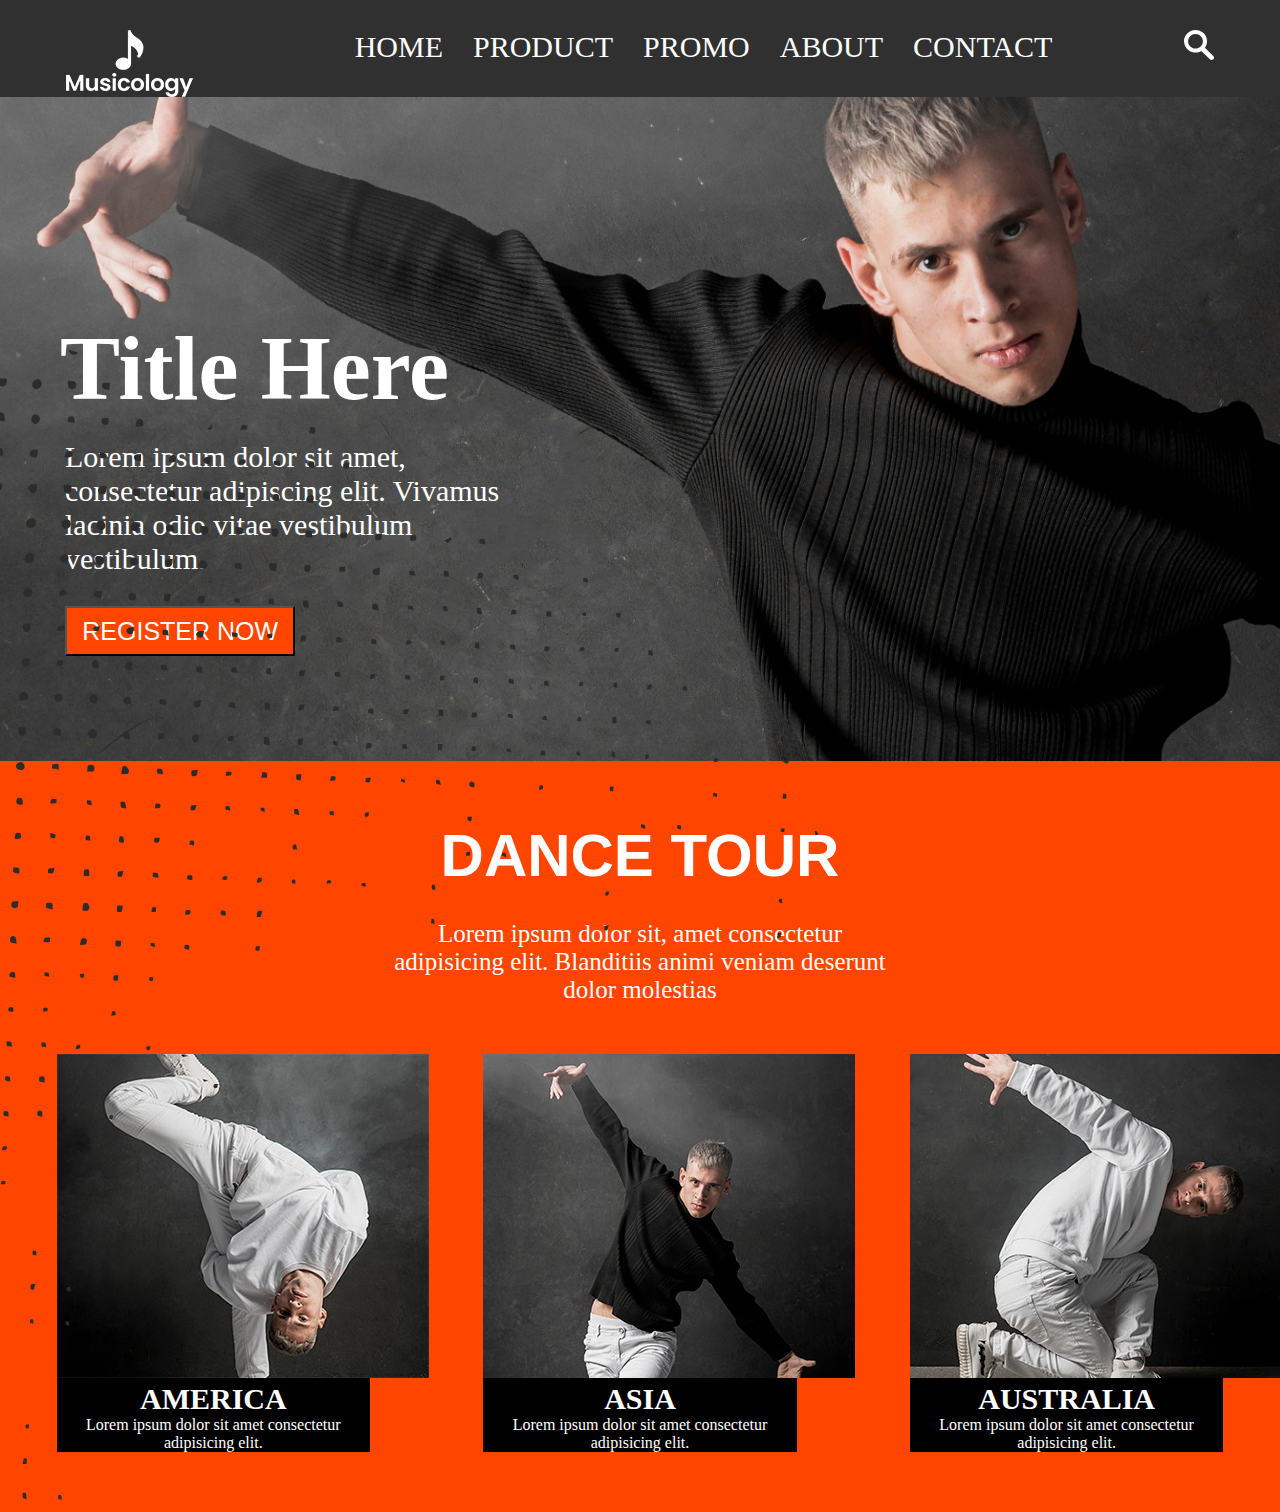
<file: Dance_PSD/index.html>
<!DOCTYPE html>
<html lang="en">
<head>
    <meta charset="UTF-8">
    <meta name="viewport" content="width=device-width, initial-scale=1.0">
    <title>Dance PSD</title>
    <link rel="stylesheet" href="./assest/css/index.css">
</head>
<body>
    <header>
        <div class="d-flex head_style">
        <img src="./assest/images/icon.png" alt="" class="padding width">
        <nav class="d-flex">
            <li>Home</li>
            <li>Product</li>
            <li>Promo</li>
            <li>About</li>
            <li>Contact</li>
        </nav>
        <img src="./assest/images/Search.png" alt="" class="size">
        </div>
        <div class="style">
                <h1>Title Here</h1>
                <p class="p-style">Lorem ipsum dolor sit amet, consectetur adipiscing elit. Vivamus lacinia odio vitae vestibulum vestibulum. </p>
                <button>REGISTER NOW</button>
        </div>
    </header>
    <!------------------ Section first strat ------------------->
    <main>
        <section class="po-rel">
            <div class="tac">
                <h2 class="uppercase text-style">dance tour</h1>
                <p class="p-text">Lorem ipsum dolor sit, amet consectetur adipisicing elit. Blanditiis animi veniam
             deserunt dolor molestias</p>
            </div>
            <div class="d-flex sec-padding">
                <div class="box col-30">
                    <img src="./assest/images/sec_first_img.jpg" alt="">
                    <h2 class="uppercase h2-text" >america</h2>
                    <p class="box-p">Lorem ipsum dolor sit amet consectetur adipisicing elit.</p>
                </div>
                 <div class="box col-30">
                    <img src="./assest/images/sec_first_img1.jpg" alt="">
                    <h2 class="uppercase h2-text">asia</h2>
                    <p class="box-p">Lorem ipsum dolor sit amet consectetur adipisicing elit.</p>
                </div>
                 <div class="box col-30">
                    <img src="./assest/images/sec_first_img2.jpg" alt="">
                    <h2 class="uppercase h2-text">australia</h2>
                    <p class="box-p">Lorem ipsum dolor sit amet consectetur adipisicing elit.</p>
                </div>
            </div>
            <div class="sec-first-po">
            <img src="./assest/images/sec-first-po.png" alt="">
            </div>
        </section>
    </main>
</body>
</html>
</file>
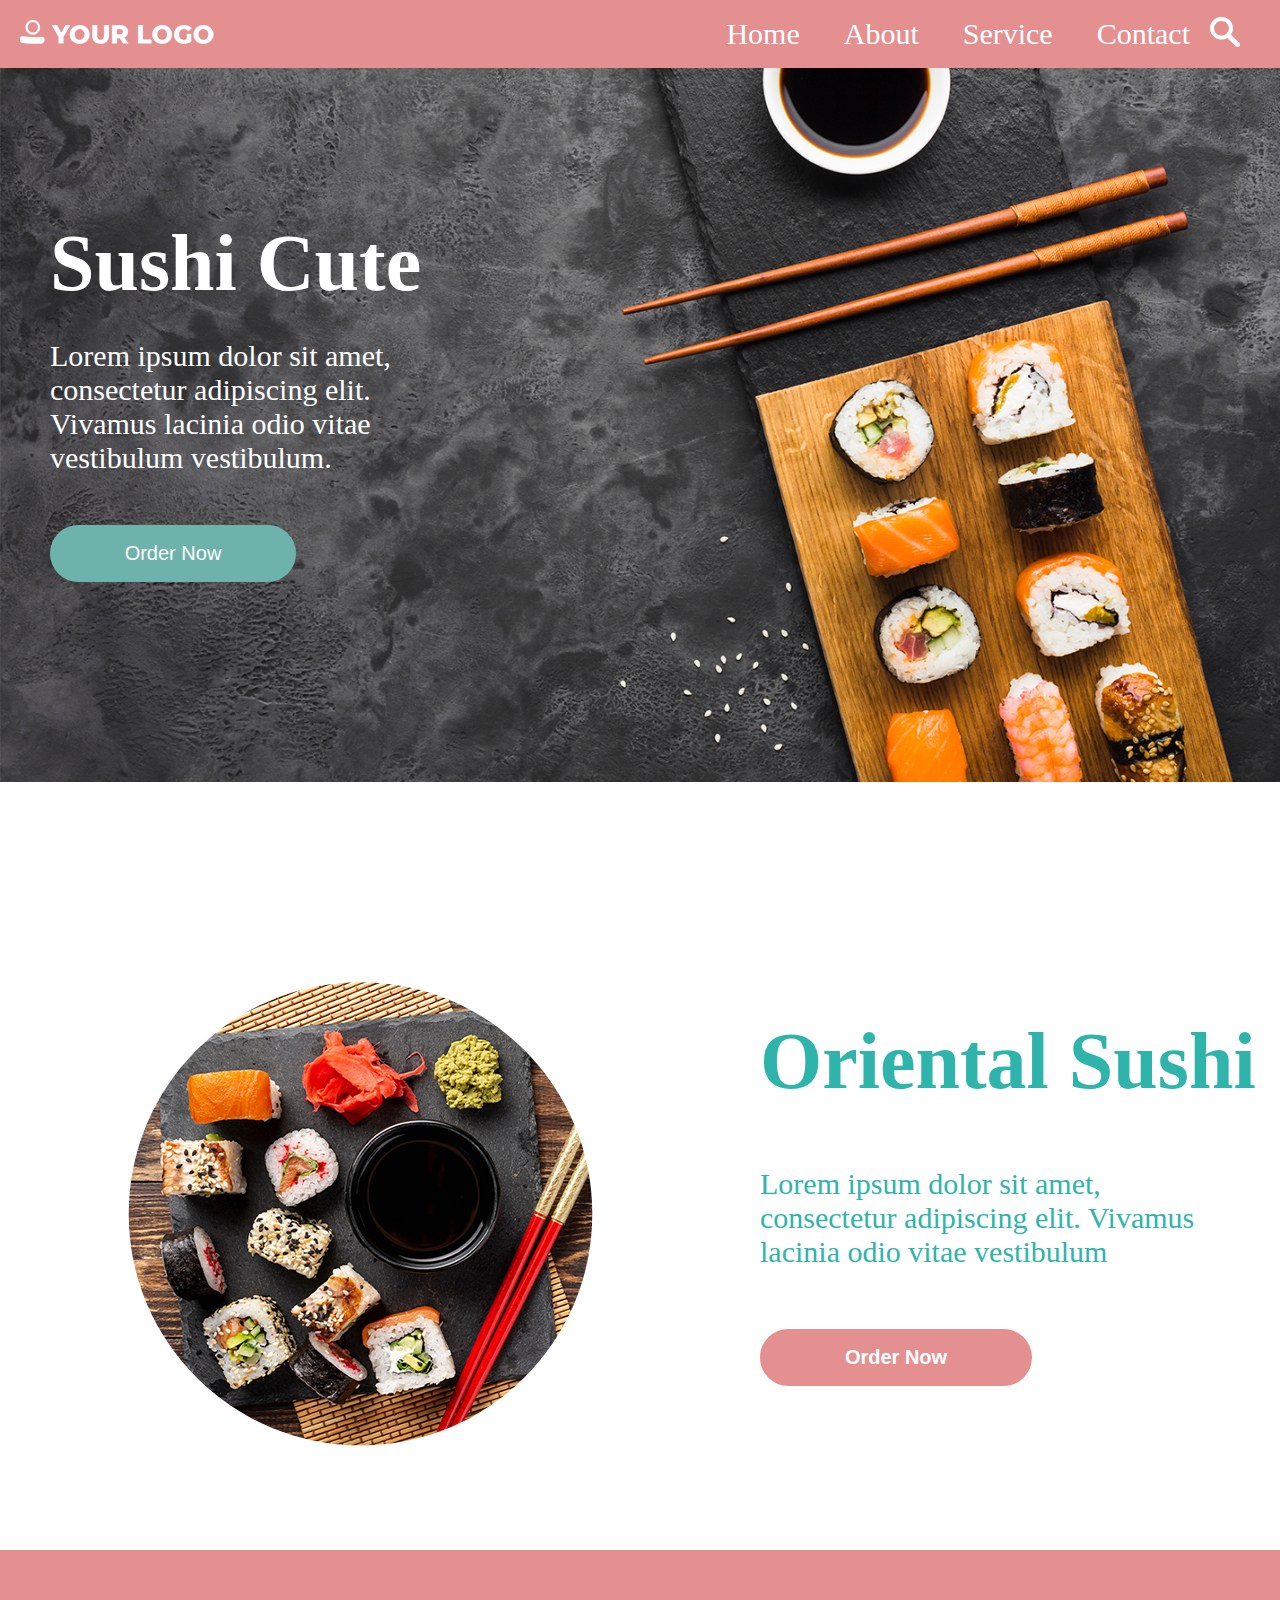
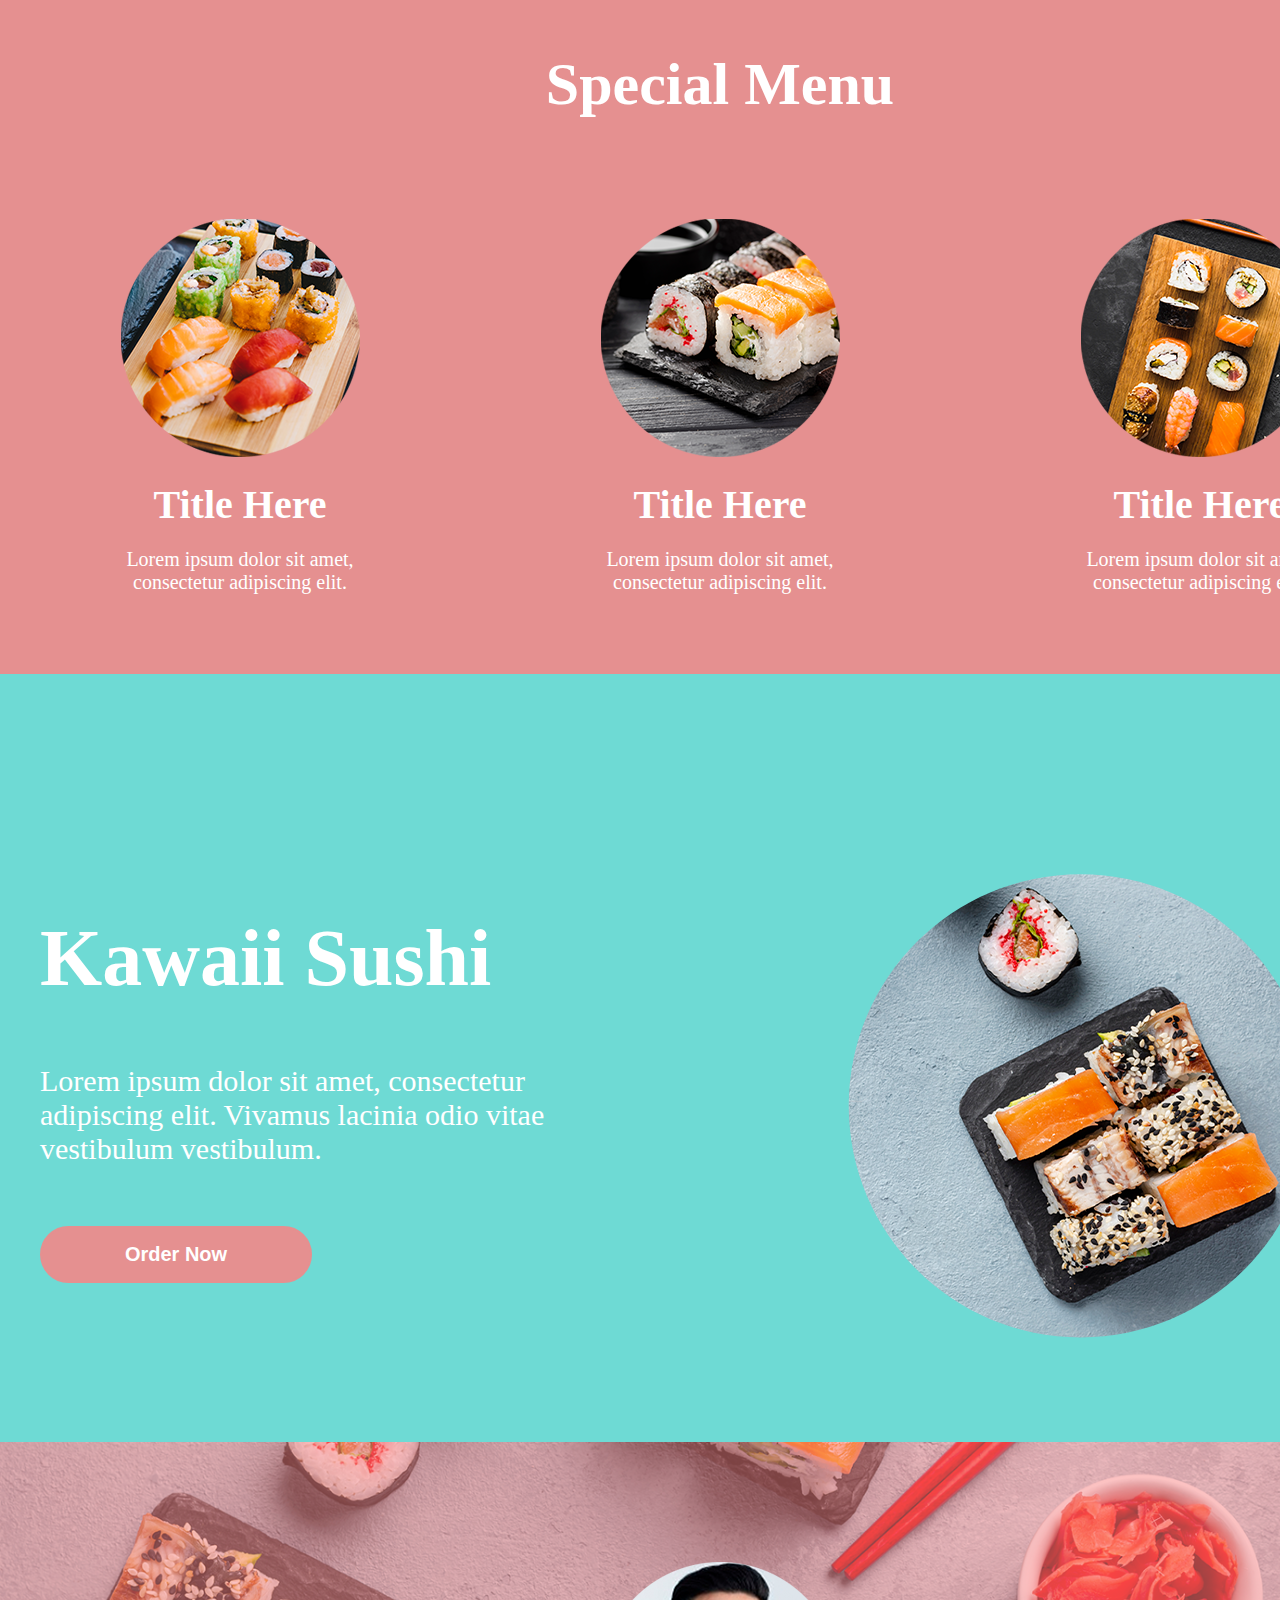
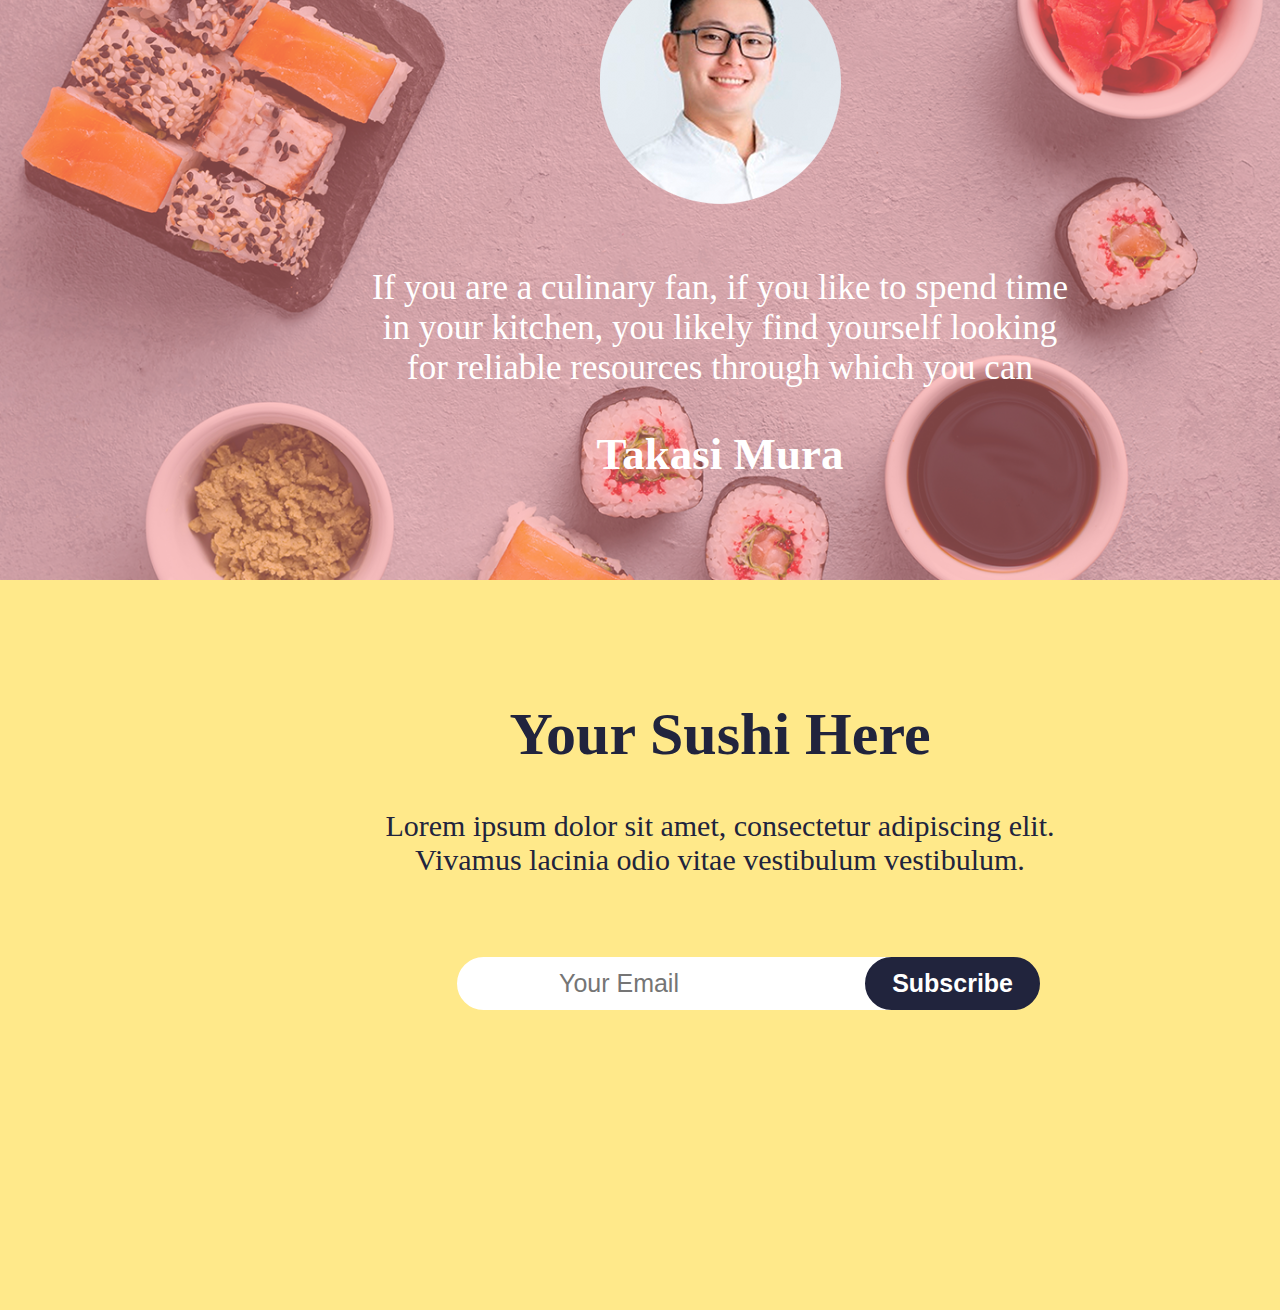
<file: Sushi_PSD/index.html>
<!DOCTYPE html>
<html lang="en">
  <head>
    <meta charset="UTF-8" />
    <meta name="viewport" content="width=device-width, initial-scale=1.0" />
    <title>Sushi PSD</title>
    <link rel="stylesheet" href="./assest/css/style.css" />
  </head>
  <body>
    <header class="header-bg-color">
      <div class="row jsc alc">
        <div class="logo">
          <img src="./assest/images/logo.png" alt="" srcset="" />
        </div>
        <nav class="row">
          <ul>
            <li><a href="#"> Home</a></li>
            <li><a href="#">About </a></li>
            <li><a href="#">Service </a></li>
            <li><a href="#">Contact </a></li>
          </ul>

          <div class="search">
            <img src="./assest/images/Search.png" alt="" srcset="" />
          </div>
        </nav>
      </div>
    </header>
    <section class="sec-one">
      <div class="sec-one-text">
        <h1>Sushi Cute</h1>
        <p>
          Lorem ipsum dolor sit amet, consectetur adipiscing elit. Vivamus
          lacinia odio vitae vestibulum vestibulum.
        </p>
        <button>Order Now</button>
      </div>
    </section>
    <section>
      <div class="container">
        <div class="row alc pd">
          <div class="col-50 sec-two-img tlc">
            <img src="./assest/images/sec-2-img.png" alt="" srcset="" />
          </div>
          <div class="sec-two-text col-50">
            <h2>Oriental Sushi</h2>
            <p>
              Lorem ipsum dolor sit amet, consectetur adipiscing elit. Vivamus
              lacinia odio vitae vestibulum
            </p>
            <button>Order Now</button>
          </div>
        </div>
      </div>
    </section>
    <section class="sec-three">
      <div class="container">
        <div class="sec-three-text tlc">
          <h2>Special Menu</h2>
        </div>
        <div class="row tlc">
          <div class="col-30 sec-three-text-style">
            <img src="./assest/images/sec-3-img1.png" alt="" />
            <h3>Title Here</h3>
            <p>Lorem ipsum dolor sit amet, consectetur adipiscing elit.</p>
          </div>
          <div class="col-30 sec-three-text-style">
            <img src="./assest/images/sec-3-img2.png" alt="" />
            <h3>Title Here</h3>
            <p>Lorem ipsum dolor sit amet, consectetur adipiscing elit.</p>
          </div>
          <div class="col-30 sec-three-text-style">
            <img src="./assest/images/sec-3-img3.png" alt="" />
            <h3>Title Here</h3>
            <p>Lorem ipsum dolor sit amet, consectetur adipiscing elit.</p>
          </div>
        </div>
      </div>
    </section>
    <section class="sec-five">
      <div class="container">
        <div class="row alc pd">
          <div class="sec-five-text col-50">
            <h2>Kawaii Sushi</h2>
            <p>
              Lorem ipsum dolor sit amet, consectetur adipiscing elit. Vivamus
              lacinia odio vitae vestibulum vestibulum.
            </p>
            <button>Order Now</button>
          </div>
          <div class="col-50 sec-five-img tlc">
            <img src="./assest/images/sec-5-img.png" alt="" />
          </div>
        </div>
      </div>
    </section>
    <section id="sec-six">
      <div class="sec-six-bg-color">
        <div class="container">
          <div class="sec-six-img tlc">
            <img
              src="./assest/images/sec-6-img.png"
              alt=""
              sizes=""
              srcset=""
            />
          </div>
          <div class="sec-six-text tlc">
            <p>
              If you are a culinary fan, if you like to spend time in your
              kitchen, you likely find yourself looking for reliable resources
              through which you can
            </p>
            <h3>Takasi Mura</h3>
          </div>
        </div>
      </div>
    </section>
    <section class="sec-seven">
      <div class="container">
        <div class="sec-seven-text tlc">
          <h2>Your Sushi Here</h2>
          <p>
            Lorem ipsum dolor sit amet, consectetur adipiscing elit. Vivamus
            lacinia odio vitae vestibulum vestibulum.
          </p>
          <div class="row sec-seven-style">
            <input type="text" placeholder="Your Email" />
            <button>Subscribe</button>
          </div>
        </div>
      </div>
    </section>
  </body>
</html>
</file>
<file: Dance_PSD/assest/css/index.css>
*{
    margin: 0;
    padding: 0;
    box-sizing: border-box;
}
header{
    background-image: url(../images/dance_pose.png);
    background-repeat: no-repeat;
    background-size: cover;
    padding-bottom: 105px;
}
.d-flex{
    display: flex;
    justify-content: space-around;

}
li{
    list-style-type: none;
    margin-left: 30px;
    font-size: 30px;
    text-transform: uppercase;
}
.head_style{
    background-color: #303030;
    color: white;
    padding-top: 30px;
    
}
.size{
    width: 30px;
    height: 30px;
}
h1{
    font-size: 90px;
    margin-left: 60px;
    margin-top: 220px;
}
.p-style{
    font-size: 30px;
    margin-left: 65px;
    margin-top: 20px;
}
.style{
    color: white;
    width: 40%;
}
button{
    margin-left:65px ;
    background-color: orangered;
    color: white;
    width: 45%;
    height: 50px;
    font-size: 25px;
    margin-top: 30px;
}
.tac{
    text-align: center;
}
.uppercase{
    text-transform: uppercase;
}


/* ---------------------Header end--------------------------- */

/* ---------------------- Section-Frist Start --------------------- */
section{
    background-color: orangered;
    color: white;
    padding-bottom: 60px;
  
}
.box{
    background-color: black;
    text-align: center;
}
.col-30{
    width: 24.50%;
}
.text-style{
    font-size: 60px;
    font-family: Arial, Helvetica, sans-serif;
    text-align: center;
    padding-top: 60px;
}
.p-text{
    font-size: 25px;
    width: 40%;
    margin: 0 auto;
    padding-top: 30px;
}
.h2-text{
    font-size: 30px;
}
.sec-padding{
    padding-top: 50px;
}
.po-rel{
    position: relative;
}
.sec-first-po{
    position: absolute;
    right: 36%;
    bottom: 8px;
}
</file>
<file: Sushi_PSD/assest/css/style.css>
*{
    margin: 0;
    padding: 0;
    box-sizing: border-box;
}
.header-bg-color{
    background-color:#e59090;
}
.container{
    width: 1440px;
    margin: 0 auto;
}
.row{
    display: flex;
}
.jsc{
    justify-content: space-between;
}
li{
    display:inline-block;
}
li>a{
    text-decoration: none;
    padding: 0 20px;
    color: white;
    font-size: 30px;
}
.alc{
    align-items: center;
}
.tlc{
    text-align: center;
}
.logo{
    padding: 20px;
}
.search{
    margin-right: 40px;
}
.col-50{
    width: 50%;
    margin: 0 auto;
}
.col-30{
    width: 30%; 
    margin: 0 auto; 
}
/*----------------------------Section-one-start--------------------*/
.sec-one{
    background-image: url("../images/sec-1-bg.png");
    background-repeat: no-repeat;
    background-size: cover;
}
.sec-one-text{
    color: white;
    padding: 100px 0 100px 50px;
}
.sec-one-text h1{
    font-size: 80px;
    padding: 50px 0 30px 0;

}
.sec-one-text p{
    font-size: 30px;
    width: 35%;
    padding:0 0 50px 0;
}
.sec-one-text button{
    padding: 15px 40px;
    border: 2px solid #6db3ab;
    border-radius: 50px;
    background-color:#6db3ab ;
    width: 20%;
    color: white;
    font-size: 20px;
    margin-bottom: 100px;
}
/* ----------------------------- Section-two-start------------------------------------ */
.sec-two-img{
    padding: 100px 0;
}
.sec-two-text{
    color: #2fb4ac;
    padding-left: 40px;
}
.sec-two-text h2{
    font-size: 80px;
    padding-top: 70px;

}
.sec-two-text p{
    font-size: 30px;
    width: 70%;
    padding: 60px 0;
}
.sec-two-text button{
    padding: 15px 40px;
    border: 2px solid #e59090;
    border-radius: 50px;
    background-color:#e59090 ;
    width: 40%;
    color: white;
    font-size: 20px;
    font-weight: bold;
    margin-bottom: 100px;
}
.pd{
    padding: 100px 0 0 0;
}

/* ----------------------------Section-three-start----------------------------- */
.sec-three{
    background-color: #e59090;
}
.sec-three-text{
    font-size: 40px;
    color: white;
    font-weight: bold;
    padding: 100px 0;
}
.sec-three-text-style p{
    width: 60%;
    color: white;
    margin: 0 auto;
    font-size: 20px;
    padding: 20px 0;
    margin-bottom: 60px;
}
.sec-three-text-style h3{
    color: white;
    font-size: 40px;
    padding-top: 20px;
}
/* ----------------------------Section-four-start----------------------------- */
/* ----------------------------Section-five-start----------------------------- */
.sec-five{
    background-color: #6edad4;
}
.sec-five-img{
    padding: 100px 0;
}
.sec-five-text{
    color: white;
    padding-left: 40px;
}
.sec-five-text h2{
    font-size: 80px;
    padding-top: 70px;

}
.sec-five-text p{
    font-size: 30px;
    width: 75%;
    padding: 60px 0;
}
.sec-five-text button{
    padding: 15px 40px;
    border: 2px solid #e59090;
    border-radius: 50px;
    background-color:#e59090 ;
    width: 40%;
    color: white;
    font-size: 20px;
    font-weight: bold;
    margin-bottom: 90px;
}
.pd{
    padding: 100px 0 0 0;
}
/* ----------------------------Section-six-start----------------------------- */
#sec-six{
    background-image: url("../images/sec-6-bg-img.png");
    background-repeat: no-repeat;
    background-size: cover;
}
.sec-six-bg-color{
    background-color: #f9858580;
}

.sec-six-img{
    padding: 120px 0 60px 0;
}
.sec-six-text{
    color: white;
}
.sec-six-text p{
    font-size: 35px;
    width: 50%;
    margin: 0 auto;
}
.sec-six-text h3{
  font-size: 45px;
  font-weight: bold;
  padding: 40px 0 100px 0;
}
/* ----------------------------Section-seven-start----------------------------- */
.sec-seven{
    background-color:#ffe98a;
    padding-bottom: 100px;
}
.sec-seven-text h2{
color: #21243d;
font-size: 60px;
font-weight: bold;
padding: 120px 0 40px 0;
}
.sec-seven-text p{
 color: #21243d; 
 font-size: 30px;
 width: 52%; 
 margin: 0 auto; 
 padding-bottom: 80px; 
}
.sec-seven-style input{
    border: 2px solid white;
    background-color:white;
    border-radius: 50px;
    font-size: 25px;
    padding: 10px 100px;
}
.sec-seven-style {
    justify-content: center;
    position: relative;
    margin-bottom:200px;
}
.sec-seven-style button{
    padding: 10px 25px;
    border: 2px solid #21243d;
    border-radius: 50px;
    background-color:#21243d ;
    color: white;
    font-size: 25px;
    font-weight: bold; 
    position: absolute;
    right: 400px;
}
/* ----------------------------Footer-start----------------------------- */
</file>
